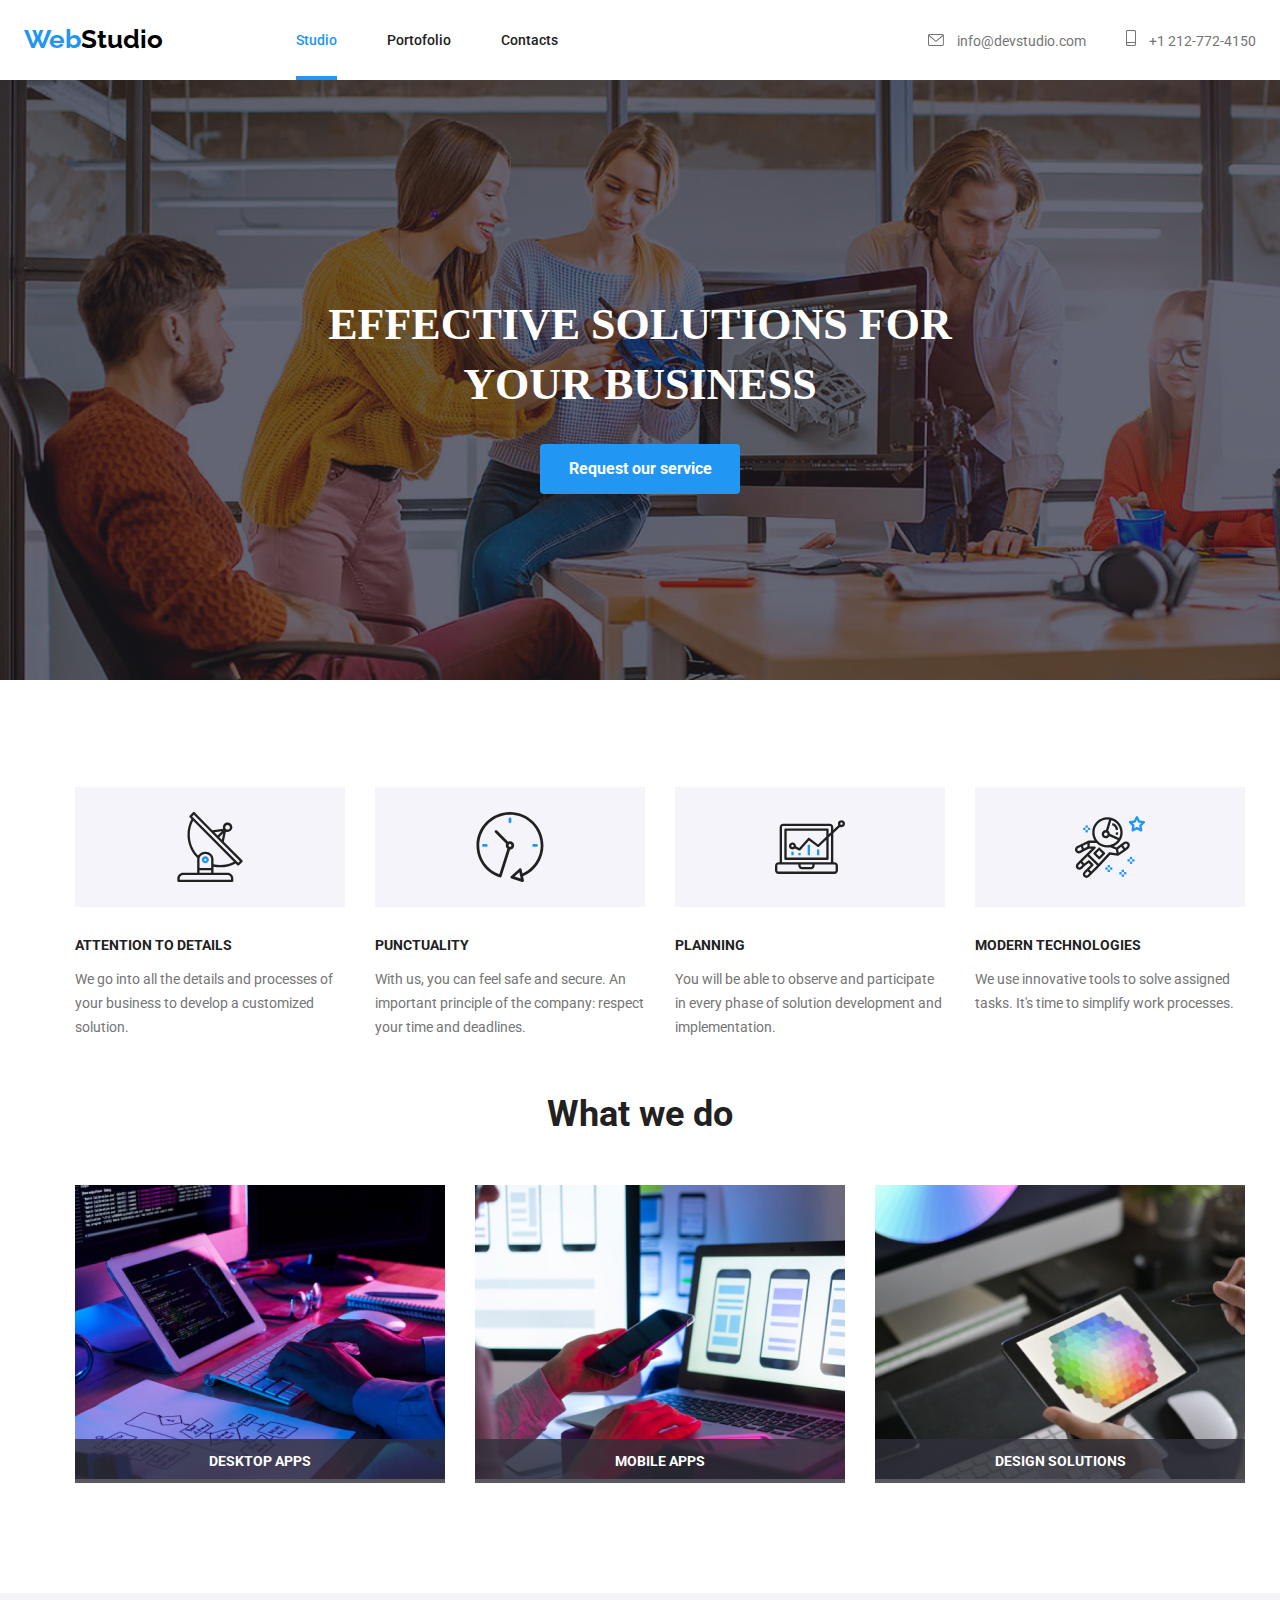
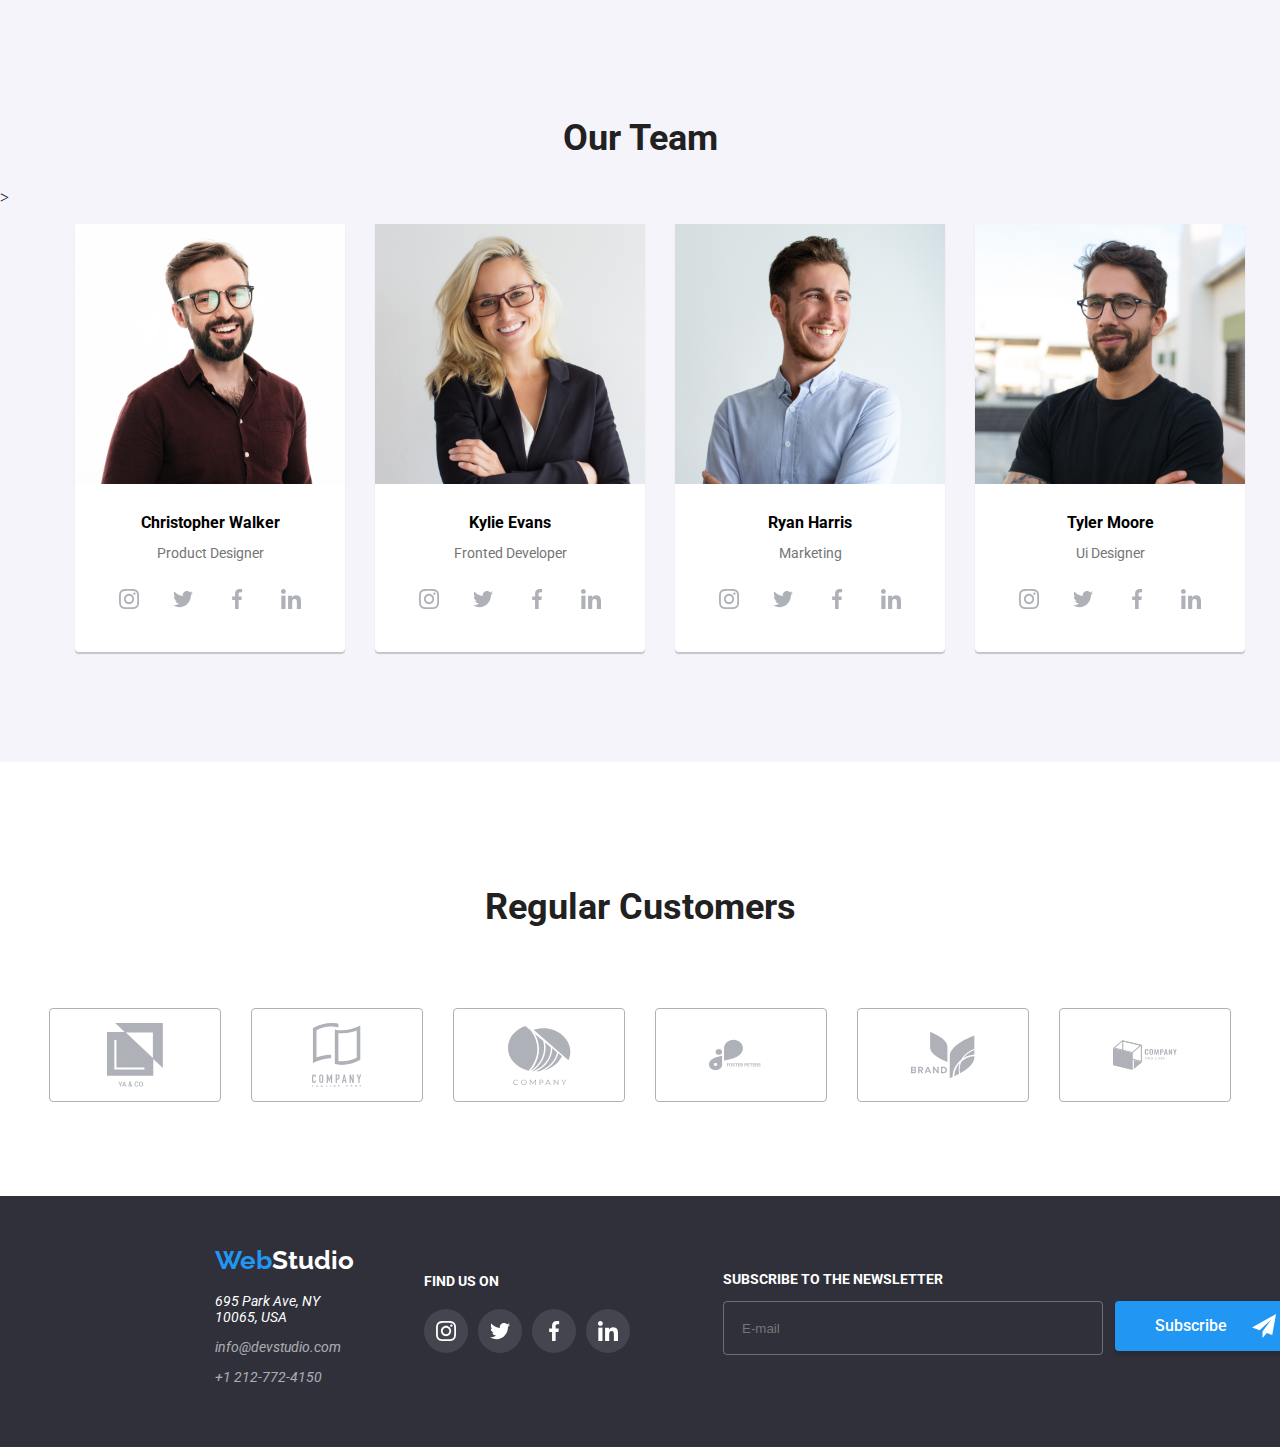
<file: index.html>
<!DOCTYPE html>
<html lang="en">
<head>
    <meta charset="UTF-8">
    <meta name="viewport" content="width=device-width, initial-scale=1.0">
    <title>WebStudio</title>
    <link rel="preconnect" href="https://fonts.googleapis.com">
    <link rel="preconnect" href="https://fonts.gstatic.com" crossorigin>
    <link href="https://fonts.googleapis.com/css2?family=Raleway:wght@400;500;700;900&family=Roboto:wght@400;500;700;900&display=swap" rel="stylesheet">
    <link rel="stylesheet" href="./CSS/style.css">
</head>
<body class="container">
    <!-- Menu Bar -->
    <header class="global-header">
        <div class="menu-bar">
            <a href="https://www.figma.com/file/TwjztGEkwMravGL9pPVt8l/Web-Studio-Homework-Project?type=design&node-id=1-293&mode=design&t=0eOfYrUTI4rjxHB8-0" target="_blank"><span class="logo"><span class="web-word">Web</span><span class="studio-word">Studio</span></span></a>
            <div class="main-navigation">
                <nav >
                    <ul>
                        <li class="nav-item1"><a href="./index.html" class="navigation-link-current">Studio</a></li>
                        <li class="nav-item2"><a href="./portofolio.html" class="navigation-link">Portofolio</a></li>
                        <li class="nav-item3"><a href="#" class="navigation-link">Contacts</a></li>
                    </ul>
                </nav>
            </div>
  
            <div class="nav-contacts">
                <ul>
                    <li class="nav-item4">
                        <svg class="mail-svg">
                            <use href="./images/icons.svg#icon-mail-icon" />
                        </svg>
                        <a class="contact-link" href="mailto:info@devstudio.com">info@devstudio.com</a>
                    </li>
                        
                    <li class="nav-item5">
                        <svg class="phone-svg">
                            <use href="./images/icons.svg#icon-smartphone" />
                        </svg>
                        <a class="contact-link" href="tel:+1-212-772-4150">+1 212-772-4150</a>
                    </li>
                </ul>
            </div>
                
        </div>
      

    </header>


    <!-- MAIN SECTION -->
    <main class="web-main">
        <h1>EFFECTIVE SOLUTIONS FOR
        <br>
            YOUR BUSINESS
        </h1>
        <button class="main-button" data-modal-open type="button" >Request our service</button>
    </main>
        <!-- WHAT WE DO -->
    <section class="section main-web-section">
        <div class="web-main-explanations">
            <ul>
                <li>
                    <div class="web-svgs">
                        <svg>
                            <use href="./images/icons.svg#icon-antena" />
                        </svg>
                    </div>
                    <h3 class="pharagraph-heading">ATTENTION TO DETAILS</h3>
                    <p>We go into all the details and processes of your business to develop a customized solution.</p>
                </li>
                <li>
                    <div class="web-svgs">
                        <svg>
                            <use href="./images/icons.svg#icon-clock" />
                        </svg>
                    </div>
                    <h3 class="pharagraph-heading">PUNCTUALITY</h3>
                    <p>With us, you can feel safe and secure. An important principle of the company: respect your time and deadlines.</p>
                </li>
                <li>
                    <div class="web-svgs">
                        <svg>
                            <use href="./images/icons.svg#icon-diagram" />
                        </svg>
                    </div>
                    <h3 class="pharagraph-heading">PLANNING</h3>
                    <p>You will be able to observe and participate in every phase of solution development and implementation.</p>
                </li>
                <li>
                    <div class="web-svgs">
                        <svg>
                            <use href="./images/icons.svg#icon-astronaut" />
                        </svg>
                    </div>
                    <h3 class="pharagraph-heading">MODERN TECHNOLOGIES</h3>
                    <p>We use innovative tools to solve assigned tasks. It's time to simplify work processes.</p>
                </li>
            </ul>
            </div>
    </section>
        
    <section class="section what-we-do-section">
        <h2>What we do</h2>
        <ul>
            <li>
                <div class="what-we-do">
                    <div class="relative-images">
                        <img class="box1" src="./images/box-1.jpg" alt="code writing" width="370" height="294">
                        <div class="fixed-descriptions">
                            <p>DESKTOP APPS</p>
                        </div> 
                    </div >
                    <div class="relative-images">
                        <img class="box2" src="./images/box-2.jpg" alt="checking phone" width="370" height="294">
                        <div class="fixed-descriptions">
                            <p>Mobile apps</p>
                        </div> 
                    </div>
                    <div class="relative-images">
                        <img class="box3" src="./images/box-3.jpg" alt="checking tablet" width="370" height="294">
                        <div class="fixed-descriptions">
                            <p>Design solutions</p>
                        </div> 
                    </div>
                </div>
            </li>
        </ul>
        
    </section>
            



        <!-- OUR TEAM -->
        <section >
            <div class="section our-team">
                <h2>Our Team</h2>
                <div class="our-team-photos">>
                    <ul>
                        <li>
                            <img src="./images/walker.jpg" alt="Product Designer" width="300">
                            <h4 class="image-heading">Christopher Walker</h4>    
                            <p class="images-description">Product Designer</p>
                            <div class="our-team-svgs">
                                <div class="container-for-svgs">
                                    <svg>
                                        <use href="./images/icons.svg#icon-instagram" />
                                    </svg>
                                </div>
                               
                                <div class="container-for-svgs">
                                    <svg>
                                        <use href="./images/icons.svg#icon-twitter" />
                                    </svg>
                                </div>
                               
                                <div class="container-for-svgs">
                                    <svg>
                                        <use href="./images/icons.svg#icon-facebook" /> 
                                    </svg>
                                </div>
                               
                                <div class="container-for-svgs">
                                    <svg>
                                        <use href="./images/icons.svg#icon-linkedin" />
                                    </svg>
                                </div>
                            </div>
                        </li>
    
                        <li>
                            <img src="./images/kylie.jpg" alt="Fronted Developer" width="300">
                            <h4 class="image-heading">Kylie Evans</h4>
                            <p class="images-description">Fronted Developer</p>
                            <div class="our-team-svgs">
                                <div class="container-for-svgs">
                                    <svg>
                                        <use href="./images/icons.svg#icon-instagram" />
                                    </svg>
                                </div>
                               
                                <div class="container-for-svgs">
                                    <svg>
                                        <use href="./images/icons.svg#icon-twitter" />
                                    </svg>
                                </div>
                               
                                <div class="container-for-svgs">
                                    <svg>
                                        <use href="./images/icons.svg#icon-facebook" /> 
                                    </svg>
                                </div>
                               
                                <div class="container-for-svgs">
                                    <svg>
                                        <use href="./images/icons.svg#icon-linkedin" />
                                    </svg>
                                </div>
                            </div>
                        </li>   
    
                        <li>
                            <img src="./images/ryan.jpg" alt="Marketing" width="300">
                            <h4 class="image-heading">Ryan Harris</h4>
                            <p class="images-description">Marketing</p>
                            <div class="our-team-svgs">
                                <div class="container-for-svgs">
                                    <svg>
                                        <use href="./images/icons.svg#icon-instagram" />
                                    </svg>
                                </div>
                               
                                <div class="container-for-svgs">
                                    <svg>
                                        <use href="./images/icons.svg#icon-twitter" />
                                    </svg>
                                </div>
                               
                                <div class="container-for-svgs">
                                    <svg>
                                        <use href="./images/icons.svg#icon-facebook" /> 
                                    </svg>
                                </div>
                               
                                <div class="container-for-svgs">
                                    <svg>
                                        <use href="./images/icons.svg#icon-linkedin" />
                                    </svg>
                                </div>
                            </div>
                        </li>
    
                        <li>
                            <img src="./images/tyler.jpg" alt="Ui Designer" width="300">
                            <h4 class="image-heading">Tyler Moore</h4>
                            <p class="images-description">Ui Designer</p>
                            <div class="our-team-svgs">
                                <div class="container-for-svgs">
                                    <svg>
                                        <use href="./images/icons.svg#icon-instagram" />
                                    </svg>
                                </div>
                               
                                <div class="container-for-svgs">
                                    <svg>
                                        <use href="./images/icons.svg#icon-twitter" />
                                    </svg>
                                </div>
                               
                                <div class="container-for-svgs">
                                    <svg>
                                        <use href="./images/icons.svg#icon-facebook" /> 
                                    </svg>
                                </div>
                               
                                <div class="container-for-svgs">
                                    <svg>
                                        <use href="./images/icons.svg#icon-linkedin" />
                                    </svg>
                                </div>
                            </div>
                        </li>
                    </ul>
                </div>
                
            </div>
            
        </section>
        <section class="section customer-section">
            <div class="customers">
                <h2>Regular Customers</h2>
                <div class="customers-container">
                    <div class="customers-svgs">
                        <svg>
                        <use href="./images/icons.svg#icon-client1"/>
                    </svg>
                    </div>

                    <div class="customers-svgs">
                        <svg>
                            <use href="./images/icons.svg#icon-client2"/>
                        </svg>
                    </div>
                
                    <div class="customers-svgs">
                        <svg>
                            <use href="./images/icons.svg#icon-client3"/>
                        </svg>
                    </div>
                
                    <div class="customers-svgs">
                        <svg>
                            <use href="./images/icons.svg#icon-client4"/>
                        </svg>
                    </div>
                
                    <div class="customers-svgs">
                        <svg>
                            <use href="./images/icons.svg#icon-client5"/>
                        </svg>
                    </div>
                
                    <div class="customers-svgs">
                        <svg>
                            <use href="./images/icons.svg#icon-client6"/>
                        </svg>
                    </div>
              
                 </div>
            </div>
            
        </section>

    <!-- CONTACT ADRESS -->
    <footer class="footer-container">  
        <div class="footer-adress-container">
            <a href="./index.html"><span class="web-word">Web</span><span class="studio-word">Studio</span></a>
            <address>
                        <p>695 Park Ave, NY 10065, USA</p>
                        <p class="footer-address">info@devstudio.com</p>   
                        <p class="footer-address">+1 212-772-4150</p> 
            </address>
        </div>
       
        <div class="footer-social">
            <p>Find us on</p>
            <div class="footer-svgs">
                <div class="container-for-footer-svgs">
                    <svg>
                        <use href="./images/icons.svg#icon-instagram" />
                    </svg>
                </div>
            
                <div class="container-for-footer-svgs">
                    <svg>
                        <use href="./images/icons.svg#icon-twitter" />
                    </svg>
                </div>
            
                <div class="container-for-footer-svgs">
                    <svg>
                        <use href="./images/icons.svg#icon-facebook" /> 
                    </svg>
                </div>
            
                <div class="container-for-footer-svgs">
                    <svg>
                        <use href="./images/icons.svg#icon-linkedin" />
                    </svg>
                </div>
            </div>
        </div>
        <div class="newslatter-subscribe">
            <p>Subscribe to the newsletter</p>
            <div class="label-for-footer">
                <label>
                    <input type="email" placeholder="E-mail">
                </label>
                <button type="submit">Subscribe
                <svg>
                    <use href="./images/icons.svg#icon-icon-send" />
                </svg>
                </button>
            </div>
        </div>
    </footer>


    <div class="modal is-hidden" data-modal>
        <div class="modal-content">
            <h2>Leave your information and we'll call you back</h2>
            <form class="modal-form">
                <label>
                    <span class="form-name">Name</span>
                    <div class="input-svg-position">
                        <input type="text" name="name" class="modal-input">
                        <svg>
                            <use href="./images/icons.svg#icon-modal-name-input"/>
                        </svg>
                    </div>
                </label>
                <label>
                    <span class="form-name">Telephone</span>
                    <div class="input-svg-position">
                        <input type="tel" name="telephone" class="modal-input">
                        <svg>
                            <use href="./images/icons.svg#icon-modal-phone-input"/>
                        </svg>
                    </div>
                </label>
                <label>
                    <span class="form-name">E-mail</span>
                    <div class="input-svg-position">
                        <input type="email" name="email" class="modal-input">
                        <svg>
                            <use href="./images/icons.svg#icon-modal-email-input"/>
                        </svg>
                    </div>
                </label>
                <label class="feedback-label">
                    <span class="form-name">Comments</span>
                    <textarea placeholder="Enter the text" rows="5" name="feedback" class="modal-input"></textarea>
                </label>
                <label>
                    <div class="checkbox-label">
                        <input class="checkbox-input" type="checkbox" name="terms">
                        <p>I agree with the letter and accept the <span>Terms and Conditions</span></p>
                        <svg>
                            <use href=".//images/icons.svg#icon-checkbox"></use>
                        </svg>
                    </div>
                </label>
            </form>
        <button class="modal-send-btn" type="submit">Send</button>
        <button class="close-btn" data-modal-close>
            <svg>
                <use href=".//images/icons.svg#icon-close-btn"/>
            </svg>
          </button>
        </div>
      </div>
  
      <script src="./js/modal.js"></script>

</body>
</html>
</file>
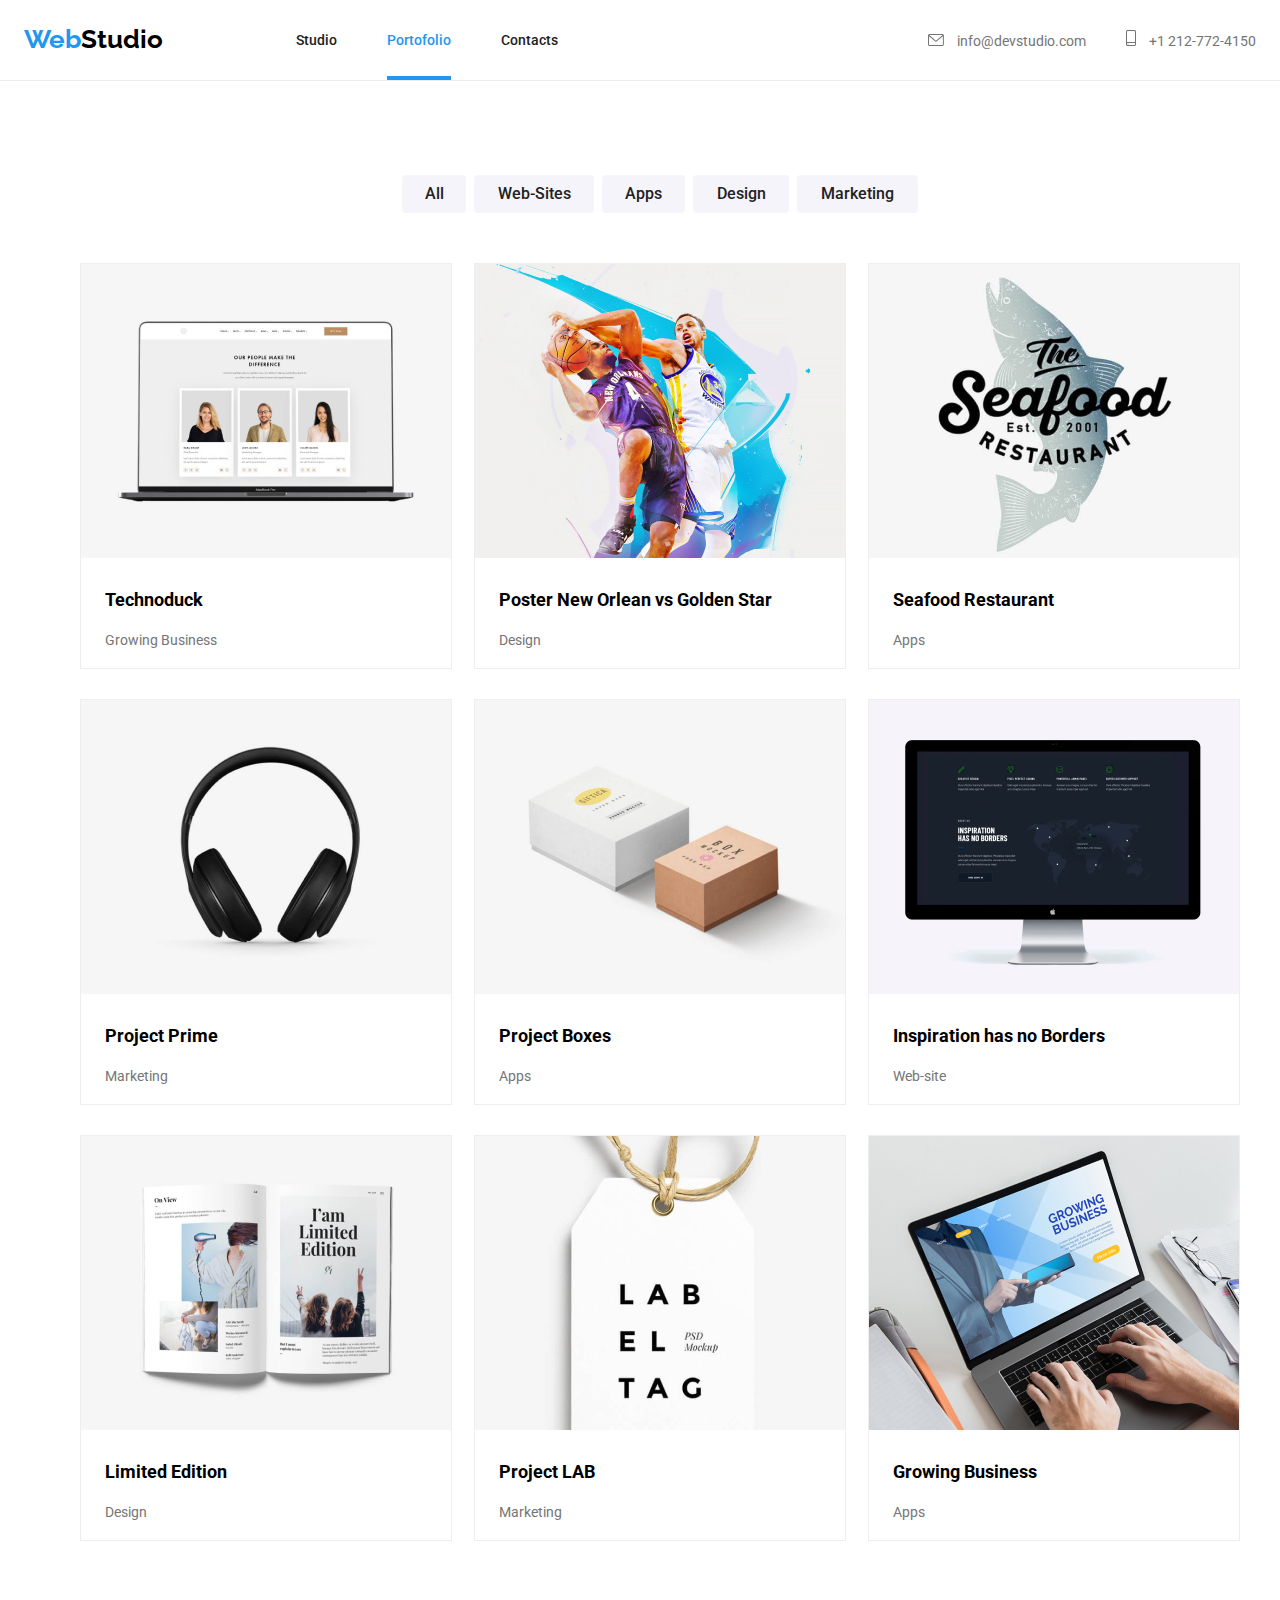
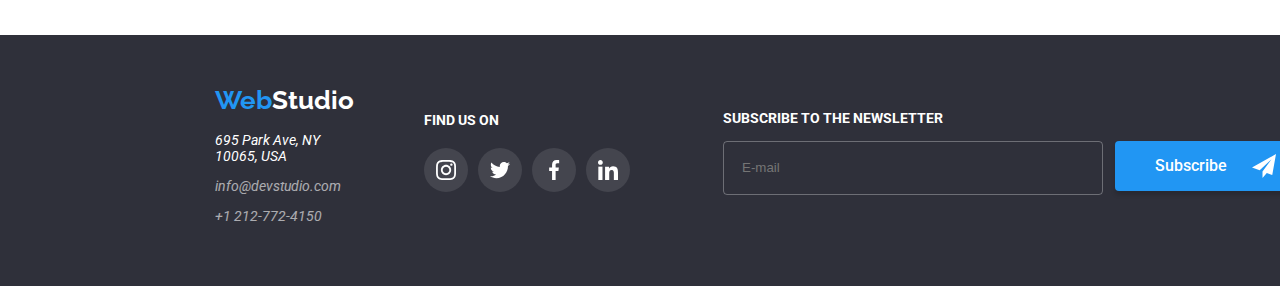
<file: portofolio.html>
<!DOCTYPE html>
<html lang="en">
<head>
    <meta charset="UTF-8">
    <meta name="viewport" content="width=device-width, initial-scale=1.0">
    <title>Portofolio</title>
    <link rel="preconnect" href="https://fonts.googleapis.com">
    <link rel="preconnect" href="https://fonts.gstatic.com" crossorigin>
    <link href="https://fonts.googleapis.com/css2?family=Raleway:wght@400;500;700;900&family=Roboto:wght@400;500;700;900&display=swap" rel="stylesheet">
    <link rel="stylesheet" href="./CSS/style.css">
</head>
<body class="container">
    <header class="global-header-portofolio">
        <div class="menu-bar">
            <a href="https://www.figma.com/file/TwjztGEkwMravGL9pPVt8l/Web-Studio-Homework-Project?type=design&node-id=1-293&mode=design&t=0eOfYrUTI4rjxHB8-0" target="_blank"><span class="logo"><span class="web-word">Web</span><span class="studio-word">Studio</span></a>
            <div class="main-navigation">
                <nav >
                    <ul>
                        <li class="nav-item1"><a href="./index.html" class="navigation-link">Studio</a></li>
                        <li class="nav-item2"><a href="./portofolio.html" class="navigation-link-current">Portofolio</a></li>
                        <li class="nav-item3"><a href="#" class="navigation-link">Contacts</a></li>
                    </ul>
                </nav>
            </div>
  
            <div class="nav-contacts">
                <ul>
                    <li class="nav-item4">
                        <svg class="mail-svg">
                            <use href="./images/icons.svg#icon-mail-icon" />
                        </svg>
                        <a class="contact-link" href="mailto:info@devstudio.com">info@devstudio.com</a>
                    </li>
                        
                    <li class="nav-item5">
                        <svg class="phone-svg">
                            <use href="./images/icons.svg#icon-smartphone" />
                        </svg>
                        <a class="contact-link" href="tel:+1-212-772-4150">+1 212-772-4150</a>
                    </li>
                </ul>
            </div>
                
        </div>
      

    </header>

    <main class="section portofolio">
        <nav>
            <ul>
                <li>
                    <button class="button1" type="button">All</button>
                </li>
                <li>
                    <button class="button2" type="button">Web-Sites</button>
                </li>
                <li>
                    <button class="button3" type="button">Apps</button>
                </li>
                <li>
                    <button class="button4" type="button">Design</button>
                </li>
                <li>
                    <button class="button5" type="button">Marketing</button>
                </li>
            </ul>
        </nav>
         <div class="main-div">
            <ul>
                <li class="relative-position-card">
                    <div class="card-description">
                        <p>Technoduck is a state-of-the-art coronavirus distribution platform. Companies use this platform for digital espionage and attacks on competitors' secure servers.</p>
                    </div>
                    <img src="./images/team-presentation.jpg" alt="Team Presentation" width="370">
                    <h4 class="image-heading">Technoduck</h4>
                    <p class="images-description">Growing Business</p>
               
                   
                </li> 
                <li class="relative-position-card">
                    <img src="./images/basket-poster.jpg" alt="Basketball Poster" width="370">
                    <h4 class="image-heading">Poster New Orlean vs Golden Star</h4>
                    <p class="images-description">Design</p>
                                 <div class="card-description">
                        
                    </div>
                </li>   
                 <li class="relative-position-card">
                    <img src="./images/seafood-sticker.jpg" alt="Seafood Restaurant Logo" width="370">
                    <h4 class="image-heading">Seafood Restaurant </h4>
                    <p class="images-description">Apps</p>
                                 <div class="card-description">
                        
                    </div>
                </li>   
                <li class="relative-position-card">
                    <img src="./images/headphones.jpg" alt="Headphones" width="370">
                    <h4 class="image-heading">Project Prime</h4>
                    <p class="images-description">Marketing</p>
                                 <div class="card-description">
                        
                    </div>
                </li>   
                <li class="relative-position-card">
                    <img src="./images/boxes.jpg" alt="Boxes" width="370">
                    <h4 class="image-heading">Project Boxes</h4>
                    <p class="images-description">Apps</p>
                                 <div class="card-description">
                        
                    </div>
                  </li>  
                <li class="relative-position-card">
                    <img src="./images/screen.jpg" alt="Screen" width="370">
                    <h4 class="image-heading">Inspiration has no Borders</h4>
                    <p class="images-description">Web-site</p>
                                 <div class="card-description">
                        
                    </div>
                </li>
                <li class="relative-position-card">
                    <img src="./images/book.jpg" alt="Book" width="370">
                    <h4 class="image-heading">Limited Edition</h4>
                    <p class="images-description">Design</p>
                                 <div class="card-description">
                        
                    </div>
                </li>   
                <li class="relative-position-card">
                    <img src="./images/project-lab.jpg" alt="Tag" width="370">
                    <h4 class="image-heading">Project LAB</h4>
                    <p class="images-description">Marketing</p>
                                 <div class="card-description">
                        
                    </div>
                </li>   
                <li class="relative-position-card">
                    <img src="./images/laptop.jpg" alt="Laptop" width="370">         
                    <h4 class="image-heading">Growing Business</h4>
                    <p class="images-description">Apps</p>
                                 <div class="card-description">
                        
                    </div>
                </li>               
            </ul>
        </div>
       
    </main>
    <footer class="footer-container">  
        <div class="footer-adress-container">
            <a href="./index.html"><span class="web-word">Web</span><span class="studio-word">Studio</span></a>
            <address>
                        <p>695 Park Ave, NY 10065, USA</p>
                        <p class="footer-address">info@devstudio.com</p>   
                        <p class="footer-address">+1 212-772-4150</p> 
            </address>
        </div>
       
        <div class="footer-social">
            <p>Find us on</p>
            <div class="footer-svgs">
                <div class="container-for-footer-svgs">
                    <svg>
                        <use href="./images/icons.svg#icon-instagram" />
                    </svg>
                </div>
            
                <div class="container-for-footer-svgs">
                    <svg>
                        <use href="./images/icons.svg#icon-twitter" />
                    </svg>
                </div>
            
                <div class="container-for-footer-svgs">
                    <svg>
                        <use href="./images/icons.svg#icon-facebook" /> 
                    </svg>
                </div>
            
                <div class="container-for-footer-svgs">
                    <svg>
                        <use href="./images/icons.svg#icon-linkedin" />
                    </svg>
                </div>
            </div>
        </div>
        <div class="newslatter-subscribe">
            <p>Subscribe to the newsletter</p>
            <div class="label-for-footer">
                <label>
                    <input type="email" placeholder="E-mail"/>
                </label>
                <button type="submit">Subscribe
                <svg>
                    <use href="./images/icons.svg#icon-icon-send" />
                </svg>
                </button>
            </div>
        </div>
    </footer>
</body>
</html>
</file>
<file: CSS/style.css>
:root {
    --main-color: #212121;
    --body-font-family: 'Roboto', sans-serif;
    --pharagraph-font-weight: 400;
    --pharagraph-font-size: 14px;
    --heading-font-weight: 700;
    --transition: 250ms cubic-bezier(0.4, 0, 0.2, 1);
}


body {
    margin: 0;
}

.section {
    padding-top: 94px;
    padding-bottom: 94px;
}

ul{
    list-style-type: none;
}

a{
    text-decoration: none;
}


button {
    cursor: pointer;
    background-color: #F5F4FA;
    border: none;
    color: var(--main-color);
    font-family: var(--body-font-family);
    font-weight: 500;
    font-size: 16px;
    line-height: 26px;
    text-align: center;
    border-radius: 4px;
    box-shadow: 0 2 2 0 #000000;
}


p {
    font-family: var(--body-font-family);
    font-weight: var(--pharagraph-font-weight);
    font-size: var(--pharagraph-font-size);
    color: #757575;
}

h2 {
    font-family: var(--body-font-family);
    font-weight: var(--heading-font-weight);
    color: var(--main-color);
    line-height: 42.19px;
    text-align: center;
    font-size:36px ;
}

.pharagraph-heading {
    font-family:  var(--body-font-family);
    font-weight: var(--heading-font-weight);
    font-size: var(--pharagraph-font-size);
    line-height: 16.41px;
    color: var(--main-color);
    
}

.image-heading {
    font-family: var(--body-font-family);
}

.image-description {
    font-size: 16px;
    font-family: var(--body-font-family);
    font-weight: var(--pharagraph-font-weight);
    color: #757575;
}


        /* HEADER */

header .nav-contacts{ 
    font-size: 14px;
    font-family: var(--body-font-family);
    font-weight: 400;
    line-height: 18.75px;
}

header .main-navigation {
    font-size: var(--pharagraph-font-size);
    font-family: var(--body-font-family);
    font-weight: 500;
    line-height: 16.41px;
}

.navigation-link-current {
    color:#2196F3 ;
    border-bottom: 4px solid #2196F3;
    padding-bottom: 28px;

}


nav a{
    color:var(--main-color);
}

.nav-item1 {
    padding-left: 93px; 
}

.nav-item4 {
    padding-left: 330px;
}


.nav-contacts a{
    color: #757575;
} 

.nav-contacts svg {
    fill: rgba(117, 117, 117, 1);
}

.nav-item4:hover svg {
    fill: #2196F3;
    transition: fill var(--transition);
}

.nav-item4:hover a {
    color: #2196F3;
    transition: color var(--transition);
}

.nav-item5:hover svg {
    fill: #2196F3;
    transition: fill var(--transition);
}

.nav-item5:hover a {
    color: #2196F3;
    transition: color var(--transition);
}



.web-word {
    color: #2196F3;
    font-family: "Raleway", sans-serif;
    font-size: 26px;
    line-height: 35.96px;
    font-weight: 700;
}

.studio-word {
    color: #000000;
    font-family: "Raleway", sans-serif;
    font-weight: 700;
    font-size: 26px;
    line-height: 35.96px;
}


        /* MAIN */

.web-main-explanations svg {
    width: 70px;
    height: 70px;
}

main h1 {
    font-style: var(--body-font-family);
    font-weight: 900;
    font-size: 44px;
    line-height: 60px;
    text-align: center;
    color: #fff;
}

.main-button {
    background-color: #2196F3;
    font-family: var(--body-font-family);
    font-weight: 700;
    font-size: 16px;
    line-height: 30px;
    color: #fff;
    text-align: center;
    border-radius: 4px;
    box-shadow: 0 4 4 0 rgba(0, 0, 0, 0.15);
}

.main-button:hover {
    background-color: #188CE8;
    color:#fff;
    transition: background-color var(--transition);
}

.our-team {
    font-size: 16px;
    font-weight: 500;
    line-height: 18.75px;
    background-color: #F5F4FA;
    width: 100%;

}

.our-team p {
    margin-top: -10px;
}

.our-team h4 {
 margin-top: 30px;
}

.our-team li {
    display: flex;
    flex-direction: column;
    align-items: center;
    width: 270px;
    height: 428px;
    background-color: #fff;
    box-shadow: 0px 2px 1px 0px #00000033;
    border-radius: 0px 0px 4px 4px;
}

.our-team svg{
    width: 20px ;
    height: 20px;
    fill: rgba(175, 177, 184, 1);
}



.container-for-svgs {
    width: 44px;
    height: 44px;
    border-radius: 50%;
    display: flex;
    justify-content: center;
    align-items: center;
}

.container-for-svgs:hover svg {
    background-color:#2196F3;
    fill: #FFF;
}

.container-for-svgs:hover {
    background-color: #2196F3;
    cursor: pointer;
}

.our-team-svgs {
    display: flex;
    justify-content: center;
    align-items: center;
    width: 206px;
    height: 44px;
    color: #fff;
    gap: 10px
}

.customers svg {
    width: 64px;
    height: 64px;
    fill: rgba(175, 177, 184, 1);
}

.customers-container {
    display: flex;
    gap: 30px; 
}

.customers-svgs:hover {
    border:1px groove #2196F3;
    fill: #2196F3;
}

.customers-svgs:hover svg {
    fill: #2196F3;
    transition: fill var(--transition);
}

.customers {
    display: flex;
    flex-direction: column;
    align-items: center;
    justify-content: center;
    width: 1200px;
}

.customers-svgs {
   width: 170px;
   height: 92px;
   border: 1px groove #AFB1B8;
   border-radius: 4px;
   display: flex;
   justify-content: center;
   align-items: center;
   margin-top: 50px;

}



        /* FOOTER */


footer {
    background-color: #2F303A;
    font-family: var(--body-font-family);
    font-size: var(--pharagraph-font-size);
    font-weight: var(--pharagraph-font-weight);
    height: 251px;
}
footer p {
    color: #fff;
}

.footer-address {
    color: #fff;
    opacity: 60%;
}

footer .footer-social-icons {
    display: flex;
}


footer .studio-word {
    color: #fff;
}

.footer-container {
    display: flex;
    justify-content: flex-start;
    padding-left: 215px;
    align-items: center;
}

.footer-social p {
    text-transform: uppercase;
    font-weight: 700;
    line-height: 16.41px;
    margin-bottom: 20px;
    font-family: var(--body-font-family);
}

.footer-social {
    display: flex;
    flex-direction: column;
    align-items:flex-start;
    width: 206px;
    height: 80px;
    margin-left: 70px;
    margin-top:-45px;
    margin-right: 93px;
}

.footer-svgs {
    display: flex;
    gap: 10px;
}


.newslatter-subscribe {
   display: flex;
   flex-direction: column;
   margin-top: -30px;
}

.label-for-footer {
    display: flex;
}

.label-for-footer label input{
    height: 50px;
    width: 358px;
    background-color: rgba(33, 150, 243, 0);
    border: 1px solid rgba(255, 255, 255, 0.3);
    border-radius: 4px;
    color: #fff;
    padding-left: 18px;
    outline: none;
}


.newslatter-subscribe p {
    text-transform: uppercase;
    font-family: var(--body-font-family);
    font-size: var(--pharagraph-font-weight);
    font-weight: 700;
    line-height: 16.41px;
    letter-spacing: 3%;
}

.newslatter-subscribe button {
    display: flex;
    justify-content: center;
    align-items: center;
    background-color: #2196F3;
    width: 200px;
    height: 50px;
    color: #fff;
    border-radius: 4px;
    box-shadow: 0px 4px 4px 0px rgba(0, 0, 0, 0.15);
    margin-left: 12px;
}

.newslatter-subscribe svg {
    height: 24px;
    width: 24px;
    margin-left: 25px;
}

.footer-svgs svg {
    height: 20px;
    width: 20px;
    fill: #fff;
}

.container-for-footer-svgs {
    width: 44px;
    height: 44px;
    border-radius: 50%;
    display: flex;
    justify-content: center;
    align-items: center;
    background-color: rgba(255, 255, 255, 0.1);
}

.container-for-footer-svgs:hover  {
    background-color: #2196F3;
    transition: background-color var(--transition);
    cursor: pointer;
}


        /* PORTOFOLIO */

.portofolio .image-heading {
    font-size: 18px;
    font-weight: var(--heading-font-weight);
    line-height: 36px;
    letter-spacing: 6%;
}

.portofolio .image-description {
    line-height: 30px ;
}



        /* FlexBox */


    .global-header {
        height: 80px;
        display: flex;
        justify-content: space-evenly;
    }
    
    .global-header-portofolio {
        height: 80px;
        display: flex;
        border-bottom: 1px inset #ECECEC ;
        justify-content: space-evenly;
    }
    
    .menu-bar {
        display: flex;
        align-items: center;
    }


    .menu-bar .main-navigation ul {
        display: flex;
        gap: 50px;

    }

    .menu-bar .nav-contacts ul {
        display: flex;
        justify-content: baseline;
        align-items: baseline;
        gap: 40px;
    }


 


    .phone-svg {
        width: 10px;
        height: 16px;
        margin-right:10px
    }

    .mail-svg {
        width: 16px;
        height: 12px;
        margin-right:10px
    }


    .main-web-section {
        display: flex;
        justify-content: center;

    }

    .web-main {
        display: flex;
        flex-direction: column;
        justify-content: center;
        align-items: center;
        background-image: linear-gradient(rgba(47, 48, 58, 0.4), rgba(47, 48, 58, 0.4)) , url(../images/main-section-bg-img.jpg);
        background-repeat: no-repeat;
        background-size: cover;
        height: 600px;
        }

    .web-main button {
        font-family: var(--body-font-family);
        font-weight: 700;
        font-size: 16px;
        line-height: 30px;
        width: 200px;
        height: 50px;
    }

    .web-main-explanations ul{
        display: flex;
        justify-content: flex-end;
        align-items: center;
        gap: 30px;
        
    }

    .web-svgs {
        display: flex;
        justify-content: center;
        align-items: center;
        width: 270px;
        height: 120px;
        margin-bottom: 30px;
        background-color: #F5F4FA;
    }

    .web-main-explanations li {
        width: 270px;
        height: 75px;
        letter-spacing: 3%;
        line-height: 24px;
    }

    .web-main-explanations {
        display: flex;
        justify-content: center;
        height: 101px;
        width: 1200px;
    }

    .what-we-do-section {


    }

    .what-we-do {
        display: flex;
        justify-content:center;
        align-items: center;
        gap: 30px;
        margin-top: 50px;
    }

    .relative-images {
        position: relative;
       }
    
       .fixed-descriptions {
        position: absolute;
        background-color: red;
        bottom: 0;
        width: 370px;
        background-color: rgba(47, 48, 58, 0.8);
       }
    
       .fixed-descriptions p {
        color: #fff;
        font-family: var(--body-font-family);
        font-size: 14px;
        font-weight: 700;
        line-height: 16px;
        letter-spacing: 3%;
        text-align: center;
        text-transform: uppercase;
       }
    


    .our-team ul{
        display: flex;
        justify-content: center;
        gap: 30px;
        
    }

    .our-team img {
        width: 270px;
        height: 260px;
        
    }

    .customer-section {
        display: flex;
        justify-content: center;
    }


   




    /* PORTOFOLIO FLEXBOX */


   
    .main-div ul {
        display: flex;
        justify-content: space-between;
        align-items: center;
        flex-wrap: wrap;
        margin: 0px auto;

    }

    .main-div li {
        height: 404px;
        width: 370px;
        background-color:#fff;
        border: 1px groove #EEEEEE;
        margin-bottom: 30px;
    }

    .main-div li:hover {
        box-shadow: 1px 4px 6px 0px #00000029;
        cursor: pointer;
        transition: box-shadow 250ms linear;
    }

    .main-div {
        width: 1200px;
    }


    .portofolio nav ul {
        display: flex;
        margin-bottom: 50px;
        margin-top: 0px;
    }

    .portofolio {
        padding-bottom: 64px;
        display:flex;
        flex-direction: column;
        justify-content: center;
        align-items: center;
    }

    .portofolio button {
        height: 38px;
    }
    
    .portofolio button:hover {
        background-color: #2196F3 ;
        color: #FFF;
        transition: background-color var(--transition), color var(--transition);
    }

    .portofolio button:focus {
        background-color: #2196F3;
        color: #fff;
    }


    .button1 {
        width: 64px;
        margin-right: 8px;
    }
    
    .button2 {
        width: 120px;
        margin-right: 8px;
    }
    
    .button3 {
        width: 83px;
        margin-right: 8px;
    }
    
    
    .button4 {
        width: 96px;
        margin-right: 8px;
    }
    
    .button5 {
        width: 121px;
    }


    .main-div h4 {
        padding-top: 20px;
        padding-left: 24px;
        margin-top: 20px;
        margin-bottom: 0px;
        margin: 0px auto;
    }

    .main-div p {
        padding-left: 24px;
    }

    .relative-position-card {
        position: relative;
    }

    .relative-position-card:hover .card-description {
        display: block;
        background-color:rgba(33, 150, 243, 0.9) ;
        animation: slide-out 250ms cubic-bezier(0.4, 0, 0.2, 1);
    }

    .card-description {
        position: absolute;
        display: none;
        width: 370px;
        height: 294px;
        bottom: 0;
        margin-bottom: 110px;
        overflow: hidden;
    }
   
    .card-description p {
    color: #fff;
    font-family: var(--body-font-family);
    font-size: 18px;
    font-weight: 400;
    line-height: 28px;
    letter-spacing: 3%;
    text-align: left;
    width: 322px;
    height: 140px;
    margin-top: 63px; 
    
    }

    @keyframes slide-out {
        0% {
            height: 0;
        }

        100% {
            height: 294px;
        }
    }

    .modal {
        position: fixed;
        width: 100vw;
        height: 100vh;
        top: 0;
        left: 0;
        display: flex;
        justify-content: center;
        align-items: center;
        background: rgba(0, 0, 0, 0.2);
      }


      .modal-content {
        position: relative;
        background-color: #fff;
        padding: 20px;
        width: 528px;
        height: 581px;
        border-radius: 4px;
        box-shadow: 0px 2px 1px 0px rgba(0, 0, 0, 0.2);
        display: flex;
        flex-direction: column;
        justify-content: center;
        align-items: center;
        }
        
    

      .modal-content svg{
        height: 18px;
        width: 18px;
      }

      .is-hidden {
        visibility: hidden;

      }

      .modal-content h2 {
        font-size: 20px ;
        line-height: 23.44px;
      }

      .close-btn {
        position: absolute;
        right: 0;
        top: 0;
        margin:8px;
        border-radius: 50%;
        width: 30px;
        height: 30px;
        background-color: #fff;
        border: 1px solid rgba(0, 0, 0, 0.1);
        display: flex;
        align-items: center;
        justify-content: center;
      }

      .modal-form {
        display: flex;
        flex-direction: column;
        gap: 10px;
      }

      .modal-form .form-name {
        font-family: var(--body-font-family);
        font-size: 14px;
        font-weight: 400;
        line-height: 24px;
        letter-spacing: 3%;
        color: #757575;
      }

      .modal-form .input-svg-position{
            position: relative;
            display: flex;
            align-items: center;
      }

      .modal-form svg {
        position: absolute;
        margin-left: 12px;
      }

      .modal-form .input-svg-position:focus-within svg{
        fill: #2196F3;
        transition: fill var(--transition);
      }



      .modal-form input {
        height: 40px;
        width: 448px;
        background-color: #fff;
        border: 1px solid rgba(33, 33, 33, 0.2);
        border-radius: 4px;
        margin-top: 4px;
        padding-left: 42px;
        outline: none;
      }

       .modal-content .modal-input:focus {
        border: 1px solid #2196F3;
        transition: border var(--transition);
      }

      .modal-form textarea {
        width: 448px;
        height: 120px;
        background-color: #fff;
        border: 1px solid rgba(33, 33, 33, 0.2);
        border-radius: 4px;
        resize: none;
        margin-top: 4px;
        padding-left: 16px;
        outline: none;
      }

      .modal-form .checkbox-label {
        display: flex;
        align-items: center;
        position: relative;
        gap: 8px;
        margin-left: 12px;
      }

      .modal-form .checkbox-label svg {
        margin-left: 3px;
      }

      .modal-form .checkbox-label p {
        font-family: var(--body-font-family);
        font-size: 14px;
        font-weight: 400;
        line-height: 24px;
        letter-spacing: 0.03em;
      }

      .modal-form .checkbox-label span {
        color: #2196F3;
        text-decoration: underline;
      }

      .modal-form .checkbox-input {
        height: 16px;
        width: 16px;
      }

      .modal-form .feedback-label {
        display: flex;
        flex-direction: column;
      }

      .modal-content .modal-send-btn {
        height: 50px;
        width: 200px;
        background-color: #2196F3;
        color: #fff;
      }
</file>
